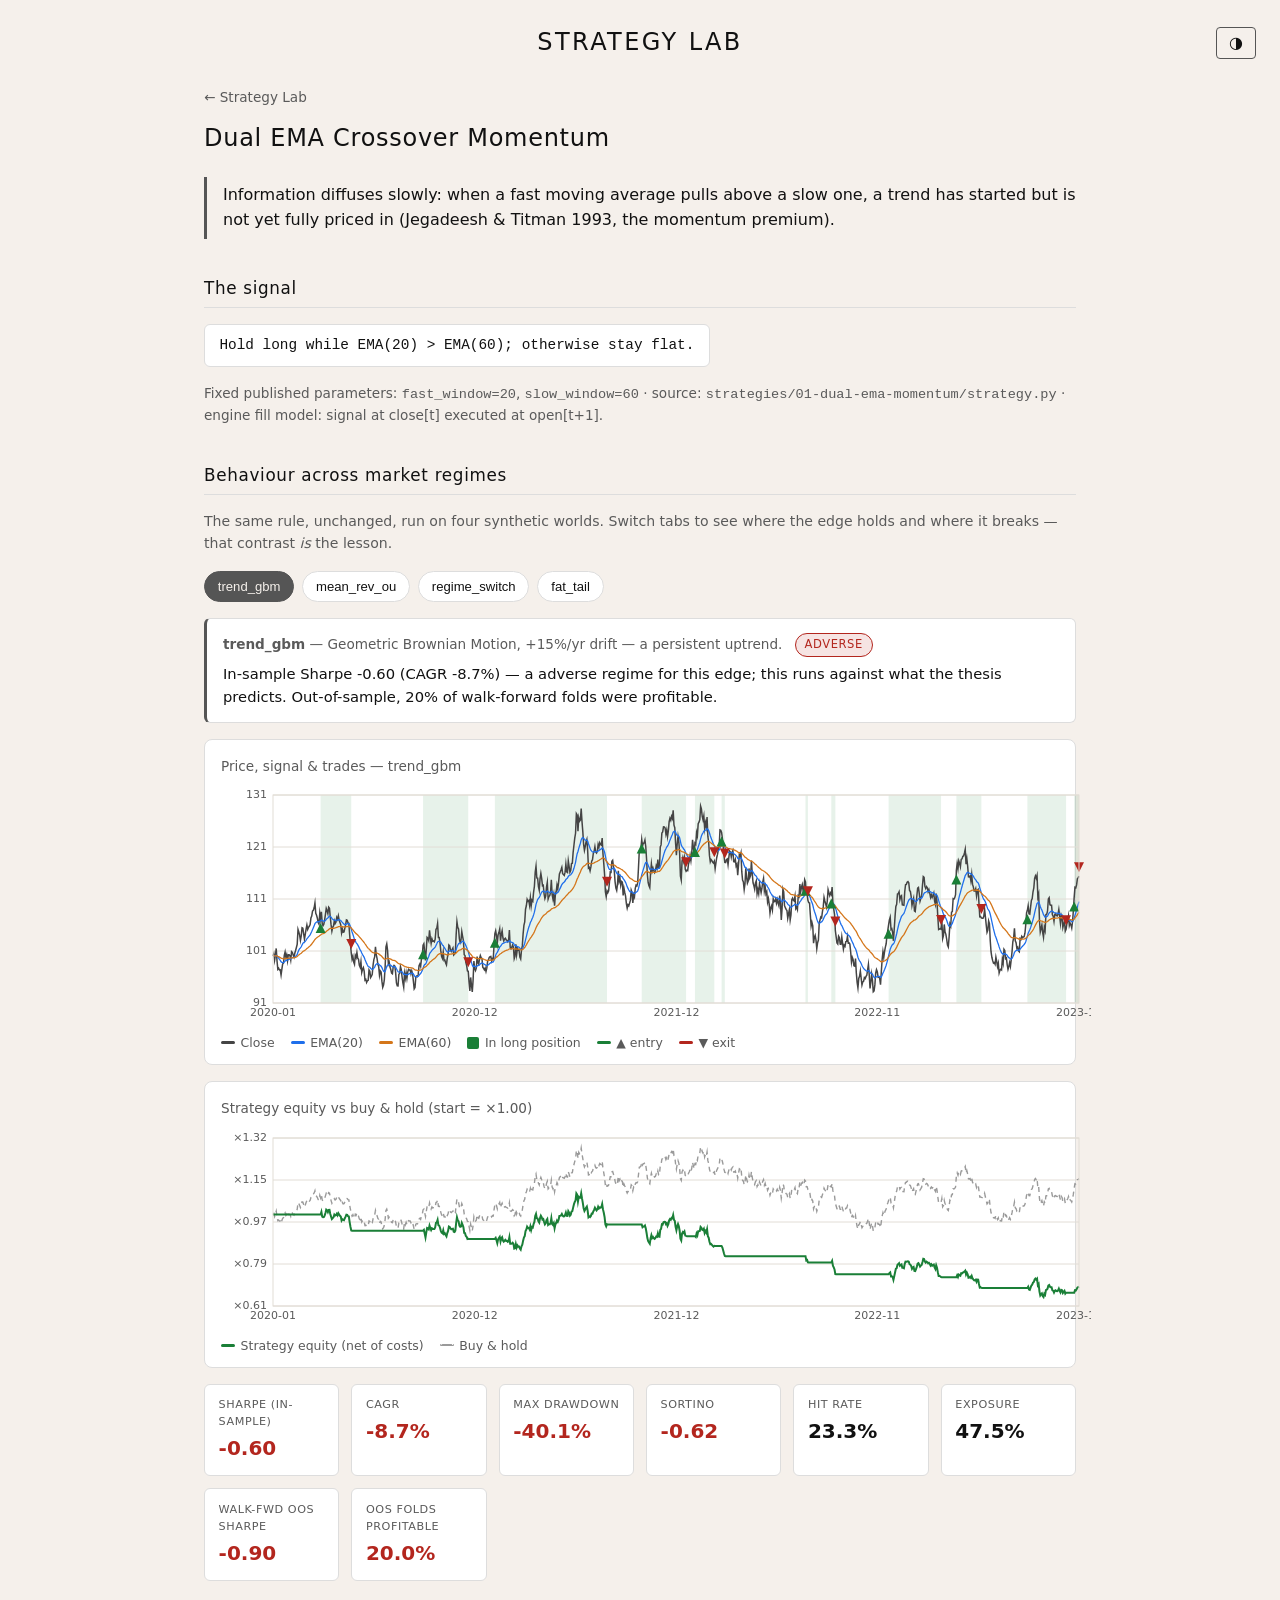
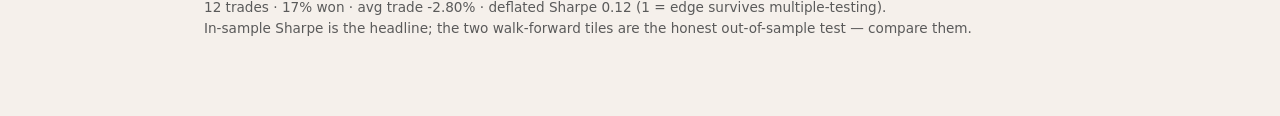
<file: viz/pieces/01-dual-ema-momentum/index.html>
<!DOCTYPE html>
<html lang="en">
<head>
  <meta charset="UTF-8" />
  <meta name="viewport" content="width=device-width, initial-scale=1.0" />
  <title>Dual EMA Crossover Momentum — Strategy Lab</title>
  <link rel="stylesheet" href="../../styles.css" />
</head>
<body>
  <header>
    <h1>STRATEGY LAB</h1>
    <button id="theme-toggle" aria-label="Toggle dark/light mode">◑</button>
  </header>
  <main class="piece" id="app"></main>
  <script>window.STRATEGY_ID = "01-dual-ema-momentum";</script>
  <script src="../../assets/chart.js"></script>
  <script src="../../assets/piece.js"></script>
</body>
</html>
</file>
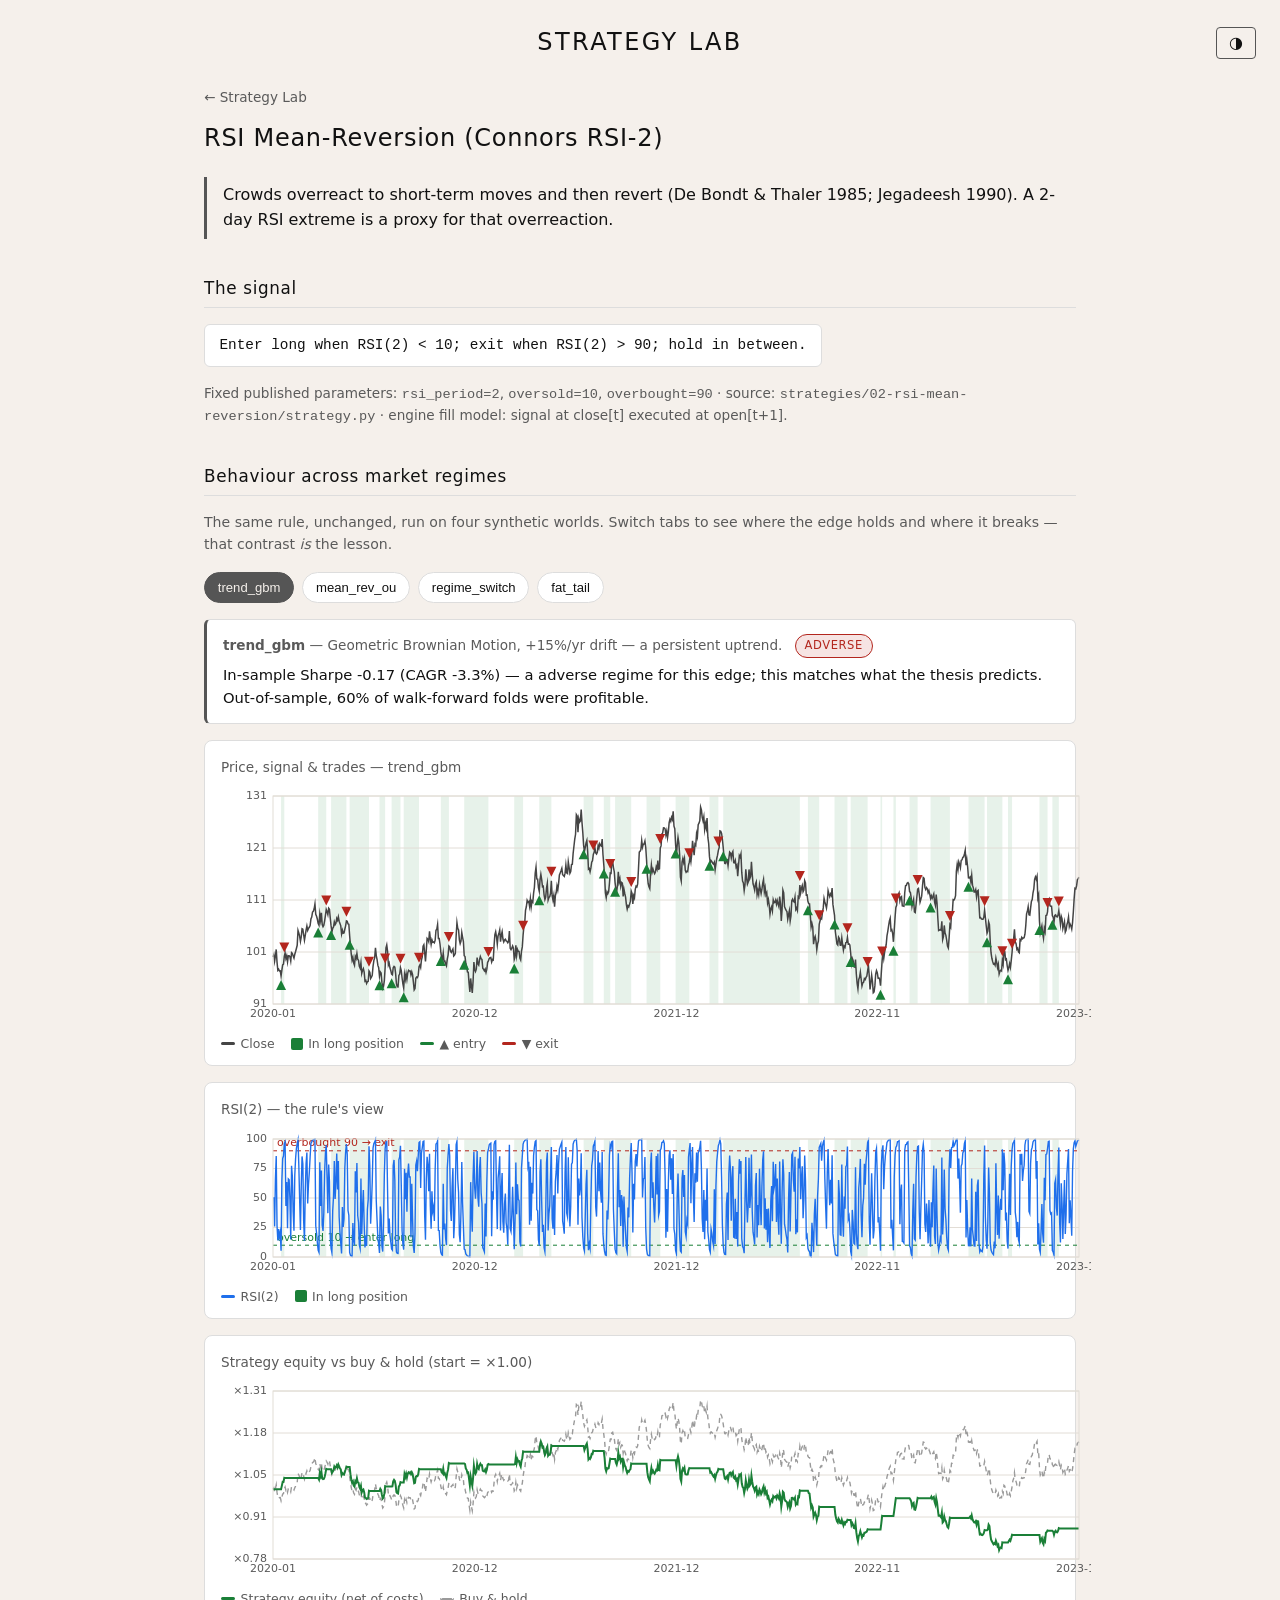
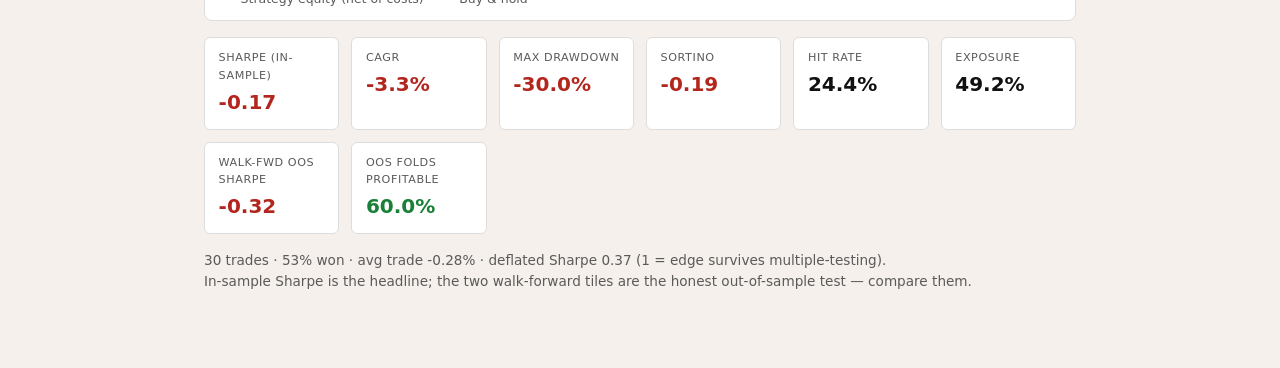
<file: viz/pieces/02-rsi-mean-reversion/index.html>
<!DOCTYPE html>
<html lang="en">
<head>
  <meta charset="UTF-8" />
  <meta name="viewport" content="width=device-width, initial-scale=1.0" />
  <title>RSI Mean-Reversion (Connors RSI-2) — Strategy Lab</title>
  <link rel="stylesheet" href="../../styles.css" />
</head>
<body>
  <header>
    <h1>STRATEGY LAB</h1>
    <button id="theme-toggle" aria-label="Toggle dark/light mode">◑</button>
  </header>
  <main class="piece" id="app"></main>
  <script>window.STRATEGY_ID = "02-rsi-mean-reversion";</script>
  <script src="../../assets/chart.js"></script>
  <script src="../../assets/piece.js"></script>
</body>
</html>
</file>
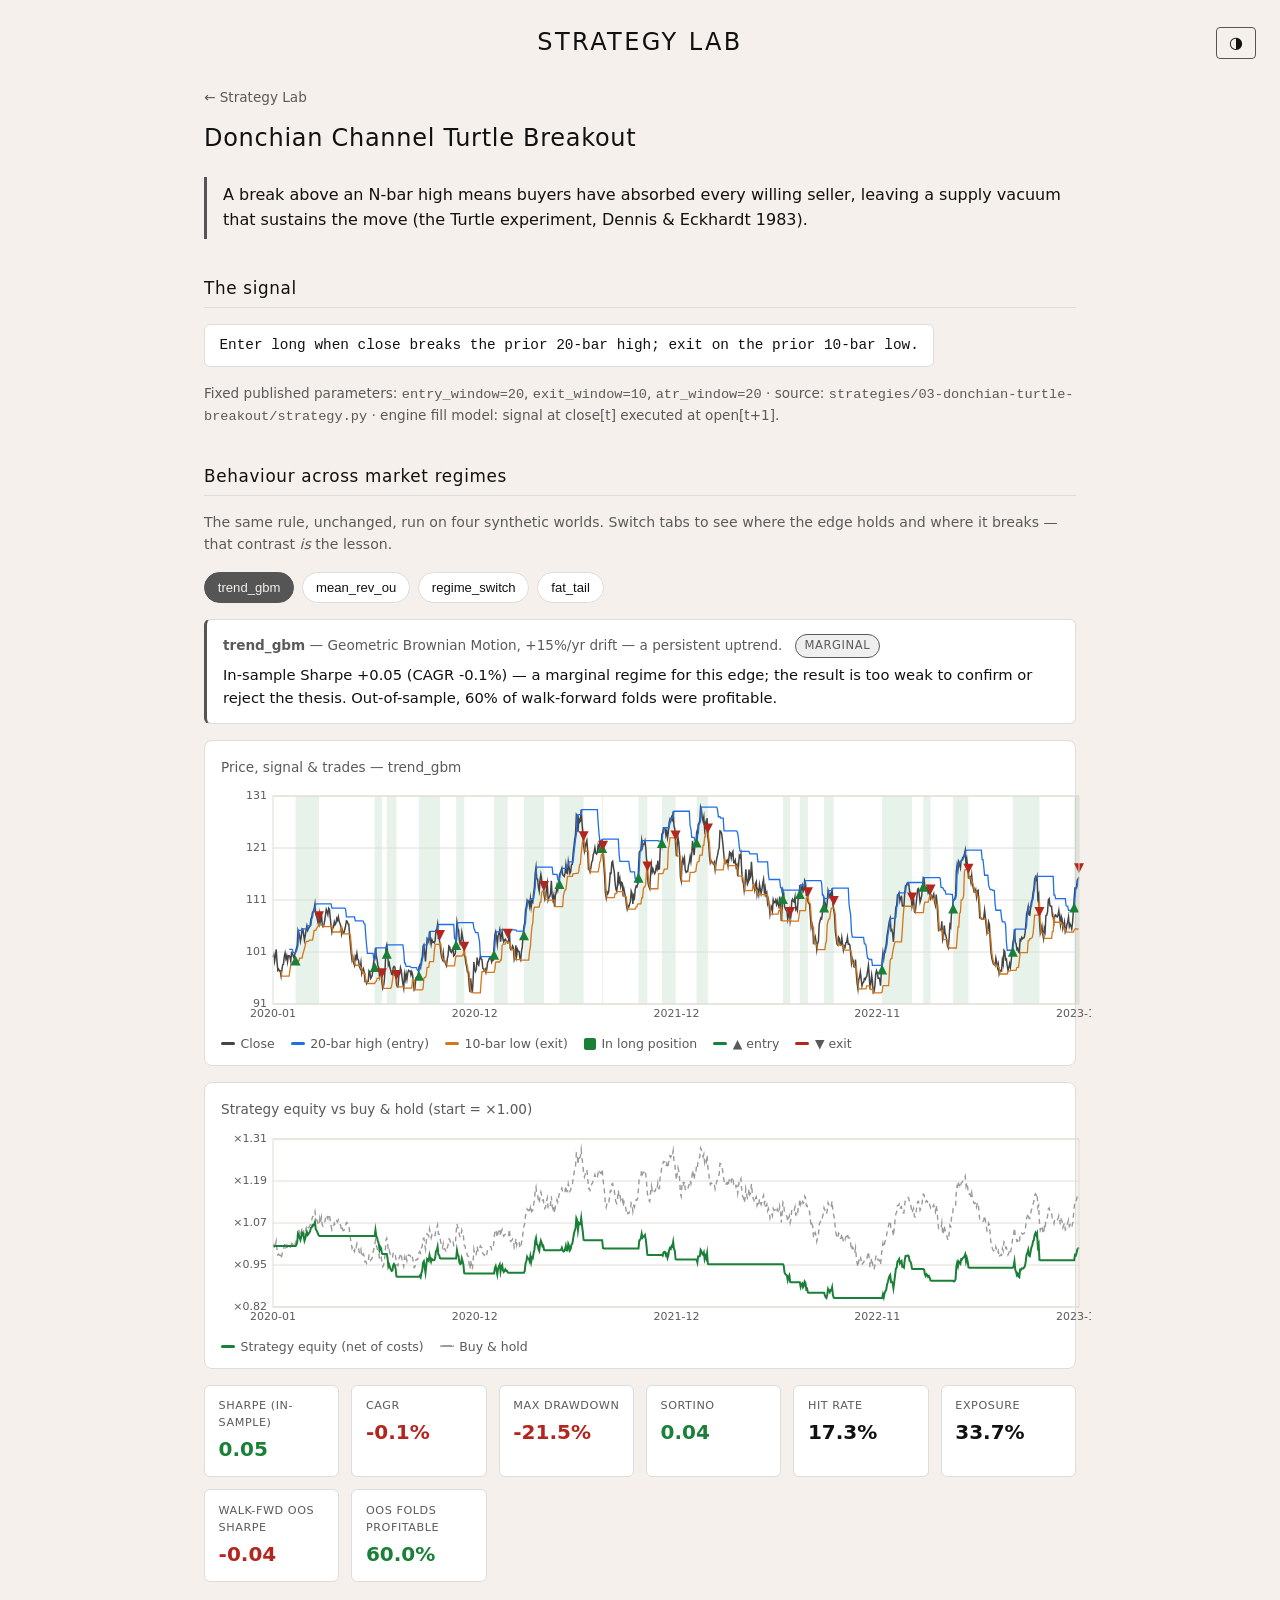
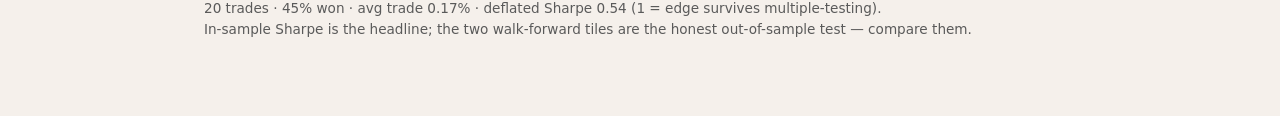
<file: viz/pieces/03-donchian-turtle-breakout/index.html>
<!DOCTYPE html>
<html lang="en">
<head>
  <meta charset="UTF-8" />
  <meta name="viewport" content="width=device-width, initial-scale=1.0" />
  <title>Donchian Turtle Breakout — Strategy Lab</title>
  <link rel="stylesheet" href="../../styles.css" />
</head>
<body>
  <header>
    <h1>STRATEGY LAB</h1>
    <button id="theme-toggle" aria-label="Toggle dark/light mode">◑</button>
  </header>
  <main class="piece" id="app"></main>
  <script>window.STRATEGY_ID = "03-donchian-turtle-breakout";</script>
  <script src="../../assets/chart.js"></script>
  <script src="../../assets/piece.js"></script>
</body>
</html>
</file>
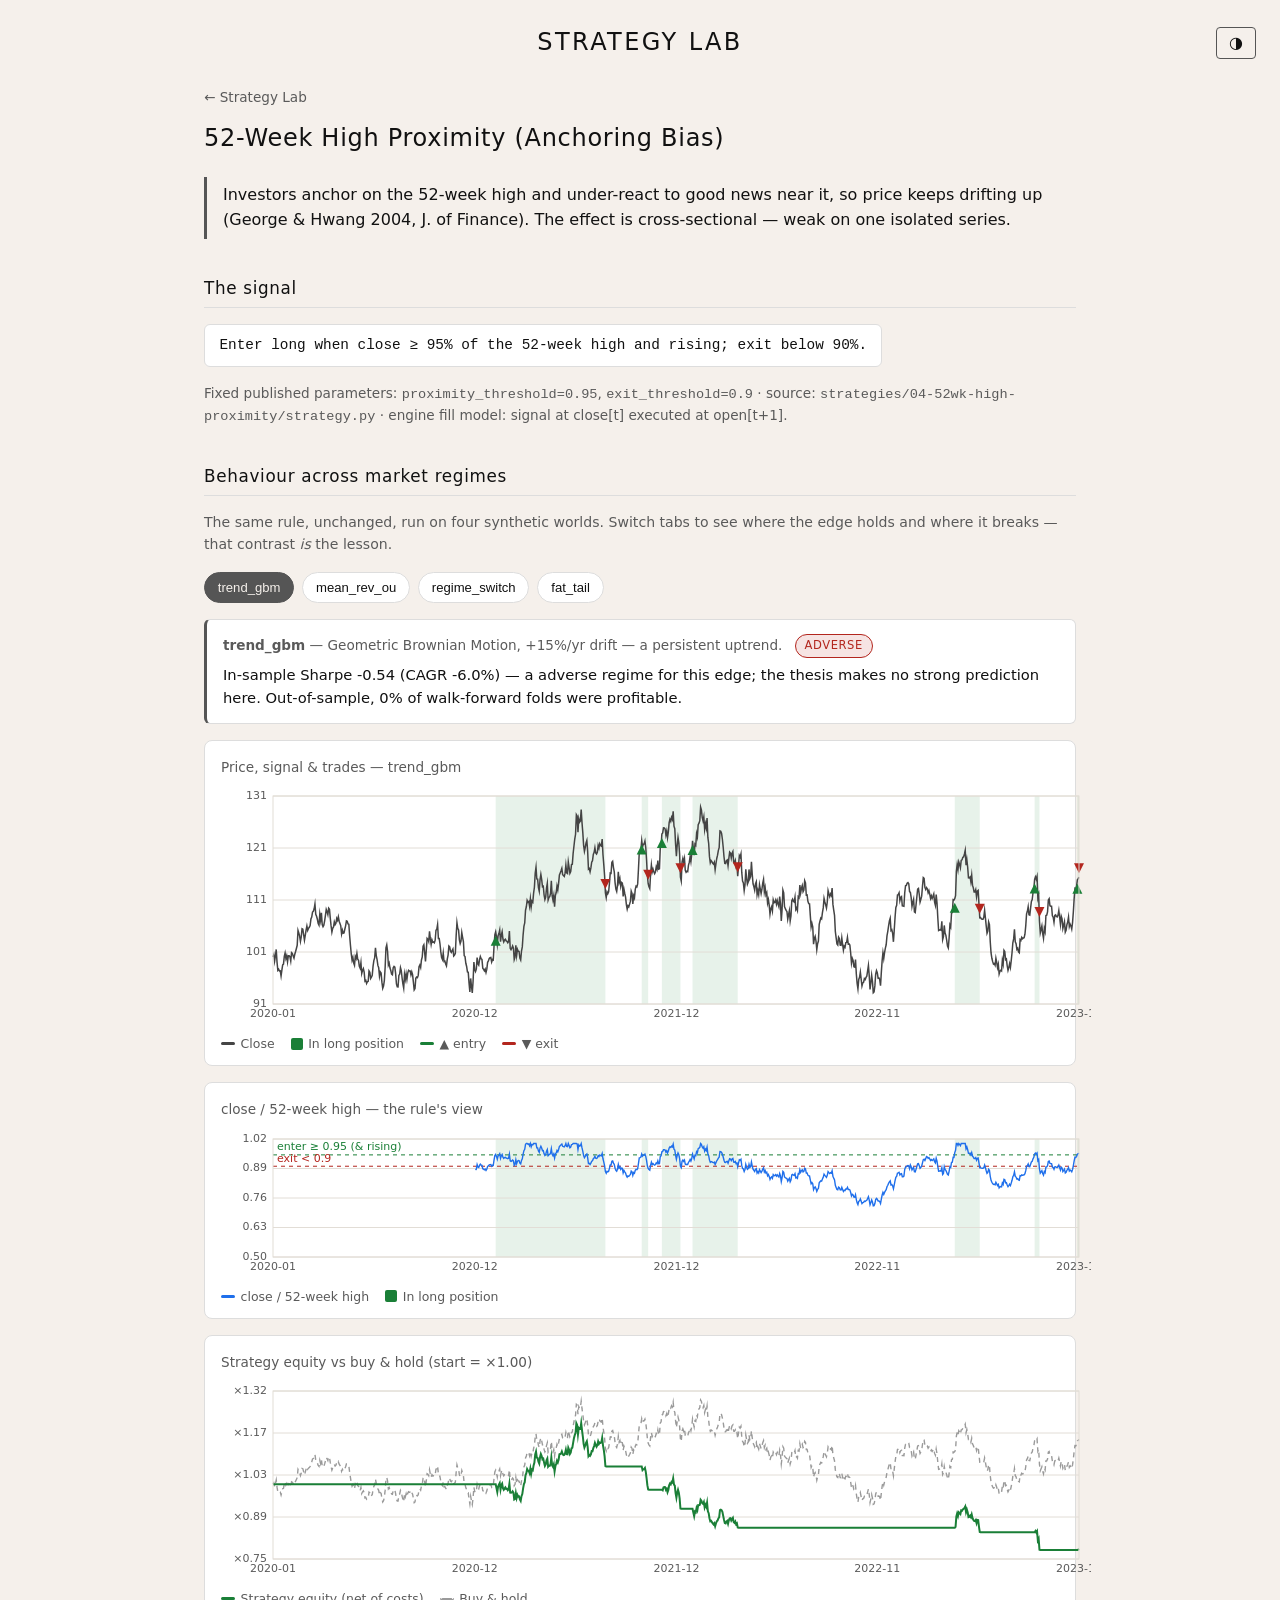
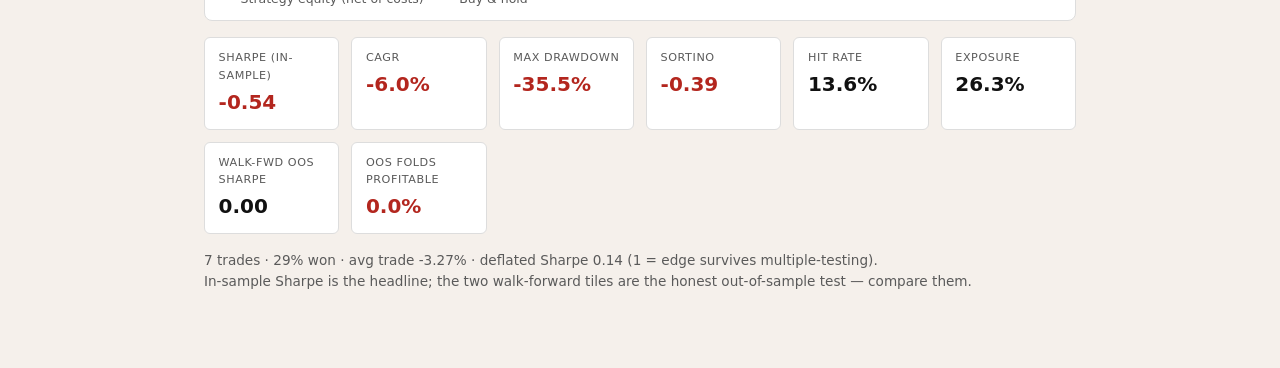
<file: viz/pieces/04-52wk-high-proximity/index.html>
<!DOCTYPE html>
<html lang="en">
<head>
  <meta charset="UTF-8" />
  <meta name="viewport" content="width=device-width, initial-scale=1.0" />
  <title>52-Week High Proximity — Strategy Lab</title>
  <link rel="stylesheet" href="../../styles.css" />
</head>
<body>
  <header>
    <h1>STRATEGY LAB</h1>
    <button id="theme-toggle" aria-label="Toggle dark/light mode">◑</button>
  </header>
  <main class="piece" id="app"></main>
  <script>window.STRATEGY_ID = "04-52wk-high-proximity";</script>
  <script src="../../assets/chart.js"></script>
  <script src="../../assets/piece.js"></script>
</body>
</html>
</file>
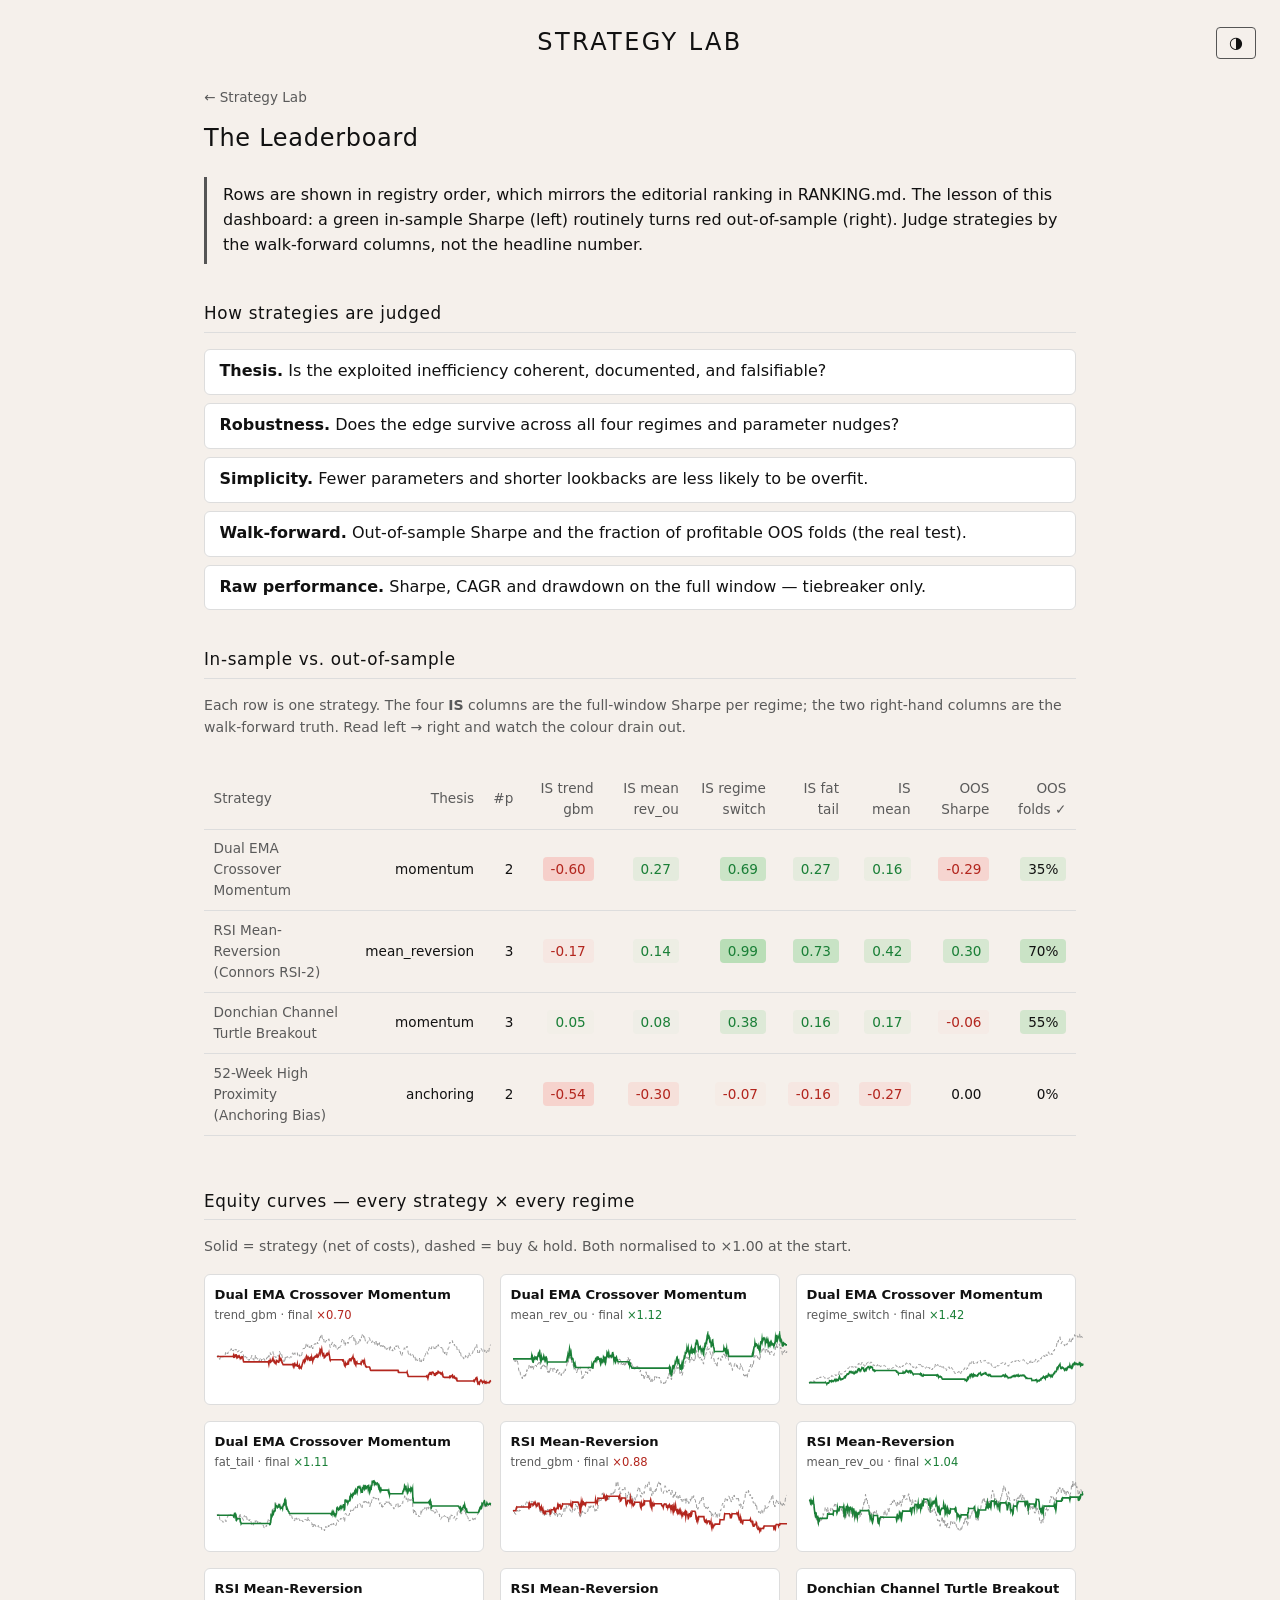
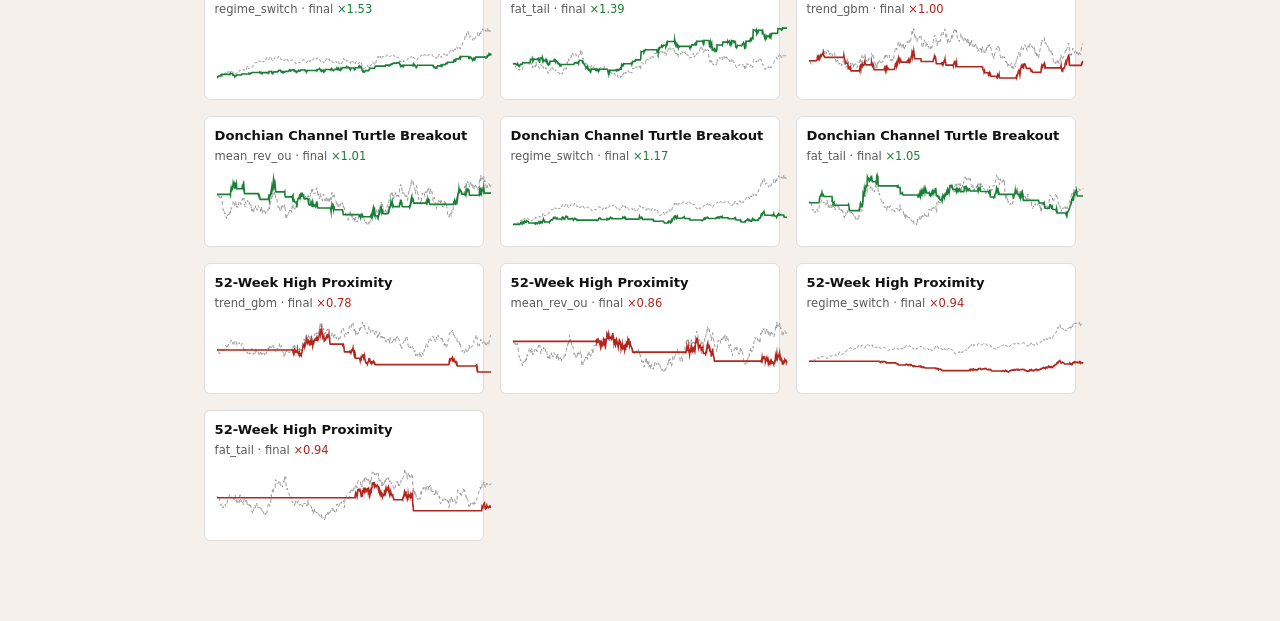
<file: viz/pieces/leaderboard/index.html>
<!DOCTYPE html>
<html lang="en">
<head>
  <meta charset="UTF-8" />
  <meta name="viewport" content="width=device-width, initial-scale=1.0" />
  <title>The Leaderboard — Strategy Lab</title>
  <link rel="stylesheet" href="../../styles.css" />
</head>
<body>
  <header>
    <h1>STRATEGY LAB</h1>
    <button id="theme-toggle" aria-label="Toggle dark/light mode">◑</button>
  </header>
  <main class="piece" id="app"></main>
  <script src="../../assets/chart.js"></script>
  <script src="../../assets/leaderboard.js"></script>
</body>
</html>
</file>
<file: viz/styles.css>
/* Gallery + piece styling. Base palette and card grid mirror
   ~/Documents/git/computer_art/styles.css; the lower half adds the
   dashboard-specific components (dataset tabs, charts, metrics, leaderboard).
   Every colour is a CSS variable so the dark/light toggle flips the whole
   site, charts included (canvas reads these via getComputedStyle). */

:root {
  --bg: #f5f0eb;
  --text: #111;
  --muted: #5a5a5a;
  --card-bg: #fff;
  --card-border: #ddd;
  --accent: #555;
  --grid-line: #e2ddd6;
  --pos: #1a7f37;
  --neg: #b3261e;
  --price: #444;
  --equity: #1a7f37;
  --bench: #9a9a9a;
  --ov1: #1f6feb;
  --ov2: #d4761a;
  --shade: rgba(26, 127, 55, 0.10);
  --gap: 1.5rem;
}

[data-theme="dark"] {
  --bg: #0e0e0e;
  --text: #e8e8e8;
  --muted: #9a9a9a;
  --card-bg: #1a1a1a;
  --card-border: #333;
  --accent: #e8e0d0;
  --grid-line: #262626;
  --pos: #3fb950;
  --neg: #f85149;
  --price: #b9b9b9;
  --equity: #3fb950;
  --bench: #6e7681;
  --ov1: #58a6ff;
  --ov2: #e3a008;
  --shade: rgba(63, 185, 80, 0.12);
}

* { box-sizing: border-box; }

body {
  margin: 0;
  background: var(--bg);
  color: var(--text);
  font-family: system-ui, sans-serif;
  transition: background 0.2s ease, color 0.2s ease;
  line-height: 1.55;
}

header {
  display: flex;
  align-items: center;
  justify-content: center;
  padding: var(--gap);
  position: relative;
}

h1 {
  margin: 0;
  font-weight: 300;
  letter-spacing: 0.1em;
  font-size: 1.5rem;
}

#theme-toggle {
  position: absolute;
  right: var(--gap);
  background: none;
  border: 1px solid var(--accent);
  color: var(--text);
  cursor: pointer;
  padding: 0.35rem 0.75rem;
  border-radius: 4px;
  font-size: 1rem;
}

#theme-toggle:hover { opacity: 0.75; }

.subtitle {
  text-align: center;
  margin: -0.5rem 0 0;
  color: var(--muted);
  font-size: 0.9rem;
}

/* ---- gallery grid (mirrors computer_art) ---- */

#grid {
  display: grid;
  grid-template-columns: repeat(auto-fill, minmax(300px, 1fr));
  gap: var(--gap);
  padding: var(--gap);
}

@media (max-width: 600px) {
  #grid { grid-template-columns: 1fr; }
  #theme-toggle { position: static; margin-left: auto; }
}

.card {
  background: var(--card-bg);
  border: 1px solid var(--card-border);
  border-radius: 8px;
  overflow: hidden;
  text-decoration: none;
  color: var(--text);
  display: flex;
  flex-direction: column;
  transition: transform 0.2s ease, box-shadow 0.2s ease;
}

.card:hover { transform: translateY(-3px); box-shadow: 0 8px 24px rgba(0,0,0,0.3); }
.card:focus { outline: 2px solid var(--accent); outline-offset: 3px; }

.card img {
  width: 100%;
  aspect-ratio: 4 / 3;
  object-fit: cover;
  display: block;
  background: #0f1117;
}

.card-body { padding: 1rem; flex: 1; }
.card-title { margin: 0 0 0.25rem; font-size: 1rem; font-weight: 600; }
.card-tagline { margin: 0 0 0.5rem; font-size: 0.85rem; opacity: 0.7; }
.card-tech {
  font-size: 0.72rem;
  text-transform: uppercase;
  letter-spacing: 0.06em;
  color: var(--muted);
}

#empty-state {
  grid-column: 1 / -1;
  text-align: center;
  padding: 4rem 1rem;
  font-style: italic;
  opacity: 0.5;
}

/* ---- piece pages ---- */

.piece {
  max-width: 920px;
  margin: 0 auto;
  padding: 0 var(--gap) 4rem;
}

.back { color: var(--muted); text-decoration: none; font-size: 0.85rem; }
.back:hover { color: var(--text); }

.lede {
  border-left: 3px solid var(--accent);
  padding: 0.4rem 0 0.4rem 1rem;
  margin: 1.25rem 0;
  color: var(--text);
}

.rule {
  font-family: ui-monospace, "SF Mono", Menlo, monospace;
  background: var(--card-bg);
  border: 1px solid var(--card-border);
  border-radius: 6px;
  padding: 0.6rem 0.9rem;
  font-size: 0.9rem;
  display: inline-block;
}

h2.section {
  font-weight: 400;
  font-size: 1.05rem;
  letter-spacing: 0.04em;
  border-bottom: 1px solid var(--card-border);
  padding-bottom: 0.35rem;
  margin: 2.25rem 0 1rem;
}

.tabs { display: flex; flex-wrap: wrap; gap: 0.5rem; margin: 1rem 0; }

.tab {
  background: var(--card-bg);
  border: 1px solid var(--card-border);
  color: var(--text);
  padding: 0.45rem 0.8rem;
  border-radius: 999px;
  cursor: pointer;
  font-size: 0.82rem;
  transition: all 0.15s ease;
}
.tab:hover { border-color: var(--accent); }
.tab[aria-selected="true"] {
  background: var(--accent);
  color: var(--bg);
  border-color: var(--accent);
}

.verdict-pill {
  display: inline-block;
  font-size: 0.72rem;
  text-transform: uppercase;
  letter-spacing: 0.05em;
  padding: 0.15rem 0.55rem;
  border-radius: 999px;
  margin-left: 0.5rem;
  vertical-align: middle;
}
.v-favourable { background: var(--shade); color: var(--pos); border: 1px solid var(--pos); }
.v-adverse { background: rgba(179,38,30,0.12); color: var(--neg); border: 1px solid var(--neg); }
.v-marginal { background: rgba(150,150,150,0.15); color: var(--muted); border: 1px solid var(--muted); }

.chart-card {
  background: var(--card-bg);
  border: 1px solid var(--card-border);
  border-radius: 8px;
  padding: 1rem 1rem 0.75rem;
  margin: 1rem 0;
}
.chart-title { font-size: 0.85rem; color: var(--muted); margin: 0 0 0.5rem; }
canvas.chart { width: 100%; height: auto; display: block; }

.legend {
  display: flex;
  flex-wrap: wrap;
  gap: 1rem;
  font-size: 0.78rem;
  color: var(--muted);
  margin-top: 0.5rem;
}
.legend span { display: inline-flex; align-items: center; gap: 0.35rem; }
.swatch { width: 14px; height: 3px; border-radius: 2px; display: inline-block; }
.swatch.dash { height: 0; border-top: 2px dashed var(--bench); }
.swatch.box { width: 12px; height: 12px; border-radius: 2px; }

.metrics {
  display: grid;
  grid-template-columns: repeat(auto-fit, minmax(120px, 1fr));
  gap: 0.75rem;
  margin: 1rem 0;
}
.metric {
  background: var(--card-bg);
  border: 1px solid var(--card-border);
  border-radius: 6px;
  padding: 0.7rem 0.85rem;
}
.metric .label {
  font-size: 0.7rem;
  text-transform: uppercase;
  letter-spacing: 0.05em;
  color: var(--muted);
}
.metric .value { font-size: 1.25rem; font-weight: 600; margin-top: 0.15rem; }
.metric .value.pos { color: var(--pos); }
.metric .value.neg { color: var(--neg); }

.interp {
  background: var(--card-bg);
  border: 1px solid var(--card-border);
  border-left: 3px solid var(--accent);
  border-radius: 6px;
  padding: 0.85rem 1rem;
  margin: 1rem 0;
  font-size: 0.92rem;
}
.interp .regime { color: var(--muted); font-size: 0.85rem; margin-bottom: 0.35rem; }

/* ---- leaderboard ---- */

.lb-table { width: 100%; border-collapse: collapse; font-size: 0.85rem; margin: 1rem 0; }
.lb-table th, .lb-table td {
  padding: 0.55rem 0.6rem;
  border-bottom: 1px solid var(--card-border);
  text-align: right;
}
.lb-table th { color: var(--muted); font-weight: 500; text-align: right; }
.lb-table th:first-child, .lb-table td:first-child { text-align: left; }
.lb-table tbody tr:hover { background: var(--shade); }
.cell-pos { color: var(--pos); }
.cell-neg { color: var(--neg); }
.heat { padding: 0.25rem 0.5rem; border-radius: 4px; font-variant-numeric: tabular-nums; }

.criteria { list-style: none; padding: 0; margin: 1rem 0; }
.criteria li {
  border: 1px solid var(--card-border);
  border-radius: 6px;
  padding: 0.6rem 0.9rem;
  margin-bottom: 0.5rem;
  background: var(--card-bg);
}
.criteria b { color: var(--text); }

.small-multiples {
  display: grid;
  grid-template-columns: repeat(auto-fill, minmax(220px, 1fr));
  gap: 1rem;
  margin: 1rem 0;
}
.sm-cell {
  background: var(--card-bg);
  border: 1px solid var(--card-border);
  border-radius: 6px;
  padding: 0.6rem;
}
.sm-cell h4 { margin: 0 0 0.1rem; font-size: 0.82rem; }
.sm-cell .sm-sub { font-size: 0.72rem; color: var(--muted); margin-bottom: 0.4rem; }

.err {
  max-width: 720px;
  margin: 3rem auto;
  padding: 1.5rem;
  border: 1px solid var(--card-border);
  border-radius: 8px;
  background: var(--card-bg);
}
.err code {
  display: block;
  background: rgba(128,128,128,0.12);
  padding: 0.8rem;
  border-radius: 4px;
  margin: 0.75rem 0;
}
</file>
